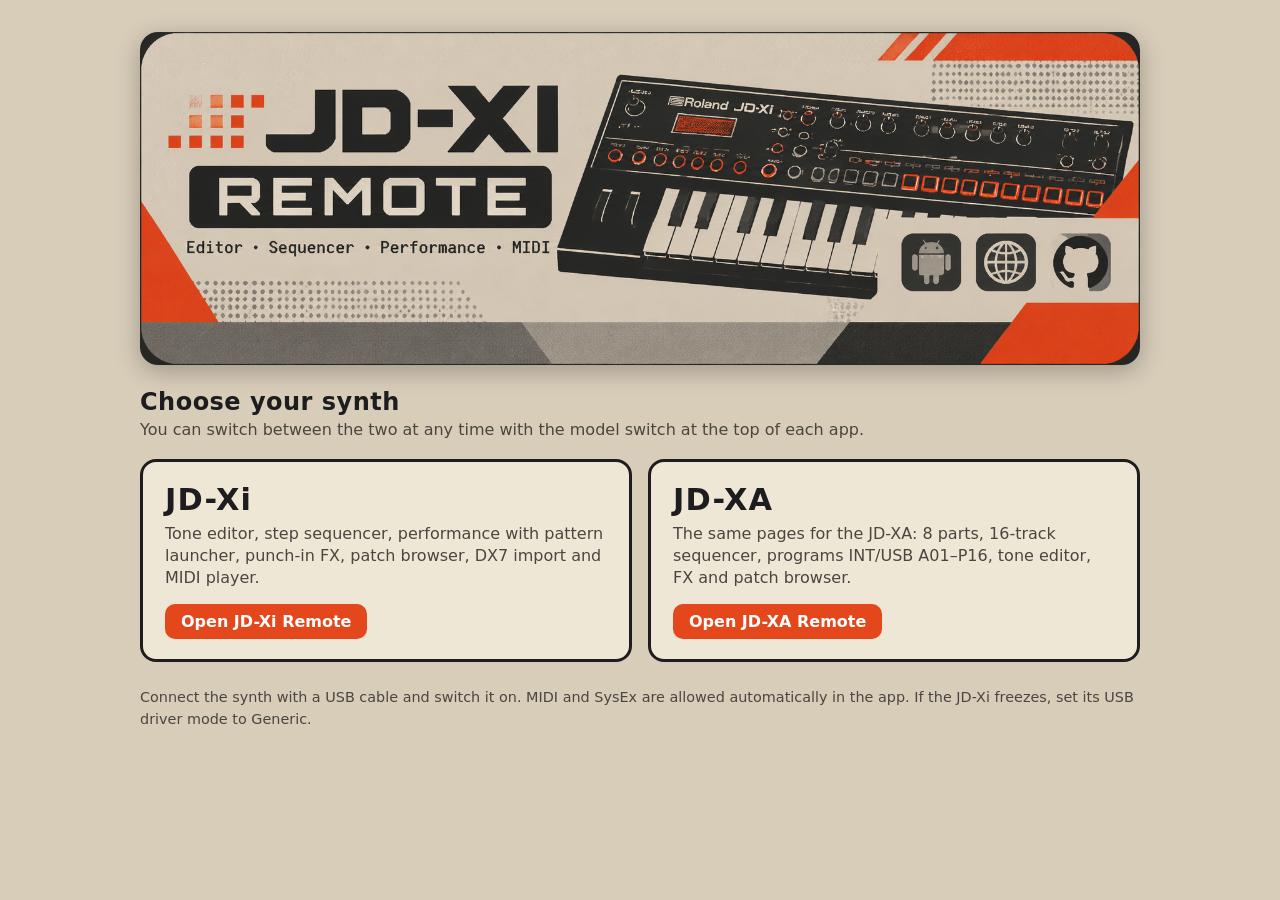
<file: app/src/main/assets/web/index.html>
<!doctype html>
<html lang="en"><head><meta charset="utf-8"><meta name="viewport" content="width=device-width,initial-scale=1">
<title>JD-Xi / JD-XA Remote Android</title><meta name="description" content="Web MIDI remote for the Roland JD-Xi and JD-XA: editor, sequencer, performance and MIDI.">
<link rel="manifest" href="./manifest.webmanifest"><meta name="theme-color" content="#0a1413"><link rel="icon" href="./icon-192.png">
<style>
:root{--bg:#d8cdb9;--panel:#efe7d6;--ink:#1d1d1f;--muted:#4a463f;--accent:#e4471b;--accent-ink:#fff;--line:#1d1d1f}
@media(prefers-color-scheme:dark){:root{--bg:#161616;--panel:#232323;--ink:#f1ebdd;--muted:#b9b1a2;--line:#f1ebdd}}
*{box-sizing:border-box}body{margin:0;background:var(--bg);color:var(--ink);font-family:system-ui,-apple-system,"Segoe UI",sans-serif;min-height:100vh;display:flex;flex-direction:column;align-items:center;padding:clamp(12px,3vw,32px)}
main{width:min(1000px,100%)}
.banner{display:block;width:100%;height:auto;border-radius:18px;box-shadow:0 6px 24px #0004}
h1{font-size:clamp(1.1rem,2.6vw,1.5rem);margin:1.4rem 0 .3rem;letter-spacing:.02em}p.lead{margin:0 0 1.2rem;color:var(--muted)}
.choices{display:grid;grid-template-columns:repeat(auto-fit,minmax(260px,1fr));gap:16px}
a.card{position:relative;display:flex;flex-direction:column;gap:6px;padding:20px 22px;background:var(--panel);color:var(--ink);border:3px solid var(--line);border-radius:16px;text-decoration:none;transition:transform .12s,box-shadow .12s}
a.card:hover,a.card:focus-visible{transform:translateY(-3px);box-shadow:6px 6px 0 var(--accent);outline:none}
a.card strong{font-size:1.9rem;letter-spacing:.04em}a.card span{color:var(--muted);line-height:1.4}
a.card em{margin-top:8px;align-self:flex-start;background:var(--accent);color:var(--accent-ink);font-style:normal;font-weight:700;padding:8px 16px;border-radius:10px}
a.card .last{position:absolute;top:12px;right:14px;font-size:.75rem;font-weight:700;color:var(--accent);text-transform:uppercase;letter-spacing:.08em}
footer{margin-top:1.6rem;color:var(--muted);font-size:.9rem;line-height:1.5}
</style><link rel="stylesheet" href="./motion.css"></head><body><main>
<img class="banner" src="./banner.png" width="1600" height="533" alt="JD-Xi Remote: Editor, Sequencer, Performance, MIDI">
<h1>Choose your synth</h1><p class="lead">You can switch between the two at any time with the model switch at the top of each app.</p>
<div class="choices">
<a class="card" id="card-xi" href="./jdxi.html"><strong>JD-Xi</strong><span>Tone editor, step sequencer, performance with pattern launcher, punch-in FX, patch browser, DX7 import and MIDI player.</span><em>Open JD-Xi Remote</em></a>
<a class="card" id="card-xa" href="./jdxa.html"><strong>JD-XA</strong><span>The same pages for the JD-XA: 8 parts, 16-track sequencer, programs INT/USB A01–P16, tone editor, FX and patch browser.</span><em>Open JD-XA Remote</em></a>
</div>
<footer>Connect the synth with a USB cable and switch it on. MIDI and SysEx are allowed automatically in the app. If the JD-Xi freezes, set its USB driver mode to Generic.</footer>
</main><script>
(function(){var k='jd-last-model',v=null;try{v=localStorage.getItem(k)}catch(e){}
['xi','xa'].forEach(function(m){var c=document.getElementById('card-'+m);c.addEventListener('click',function(){try{localStorage.setItem(k,m)}catch(e){}});
 if(v===m){var s=document.createElement('b');s.className='last';s.textContent='Last used';c.append(s)}});
/* no service worker in the Android app: the assets ship inside the APK */})();
</script></body></html>
</file>
<file: app/src/main/assets/web/motion.css>
/* Motion: sweeping page changes, folding sections, drop-down panels.
   Everything here is progressive: without View Transitions / Web Animations support, or with the system
   setting "reduce motion" / "remove animations", pages and panels simply switch instantly as before. */

/* chevron flips at the start of a folding animation (same look as .collapsed) */
.fold-head.folding::after{transform:translateY(-50%) rotate(-45deg)}
:root[data-theme=droid] .fold-head.folding{border-radius:14px}

/* ---- tab -> tab: the page sweeps sideways (direction follows the tab order) ---- */
@media (prefers-reduced-motion:no-preference){
 :root[data-vt-dir] main>.page.active{view-transition-name:jd-page}
 :root[data-vt-dir]::view-transition-old(root),
 :root[data-vt-dir]::view-transition-new(root){animation:none;mix-blend-mode:normal}
 :root[data-vt-dir]::view-transition-group(jd-page){animation-duration:.3s;animation-timing-function:cubic-bezier(.22,.8,.24,1)}
 :root[data-vt-dir=fwd]::view-transition-old(jd-page){animation:jd-out-l .26s cubic-bezier(.4,0,.8,.4) both}
 :root[data-vt-dir=fwd]::view-transition-new(jd-page){animation:jd-in-r .34s cubic-bezier(.22,.8,.24,1) both}
 :root[data-vt-dir=back]::view-transition-old(jd-page){animation:jd-out-r .26s cubic-bezier(.4,0,.8,.4) both}
 :root[data-vt-dir=back]::view-transition-new(jd-page){animation:jd-in-l .34s cubic-bezier(.22,.8,.24,1) both}
}
@keyframes jd-out-l{to{opacity:0;transform:translateX(-16%)}}
@keyframes jd-in-r{from{opacity:0;transform:translateX(16%)}}
@keyframes jd-out-r{to{opacity:0;transform:translateX(16%)}}
@keyframes jd-in-l{from{opacity:0;transform:translateX(-16%)}}

/* ---- landing <-> JD-Xi <-> JD-XA: soft rise and fade between documents ---- */
@view-transition{navigation:auto}
@media (prefers-reduced-motion:no-preference){
 :root:not([data-vt-dir])::view-transition-old(root){animation:jd-doc-out .16s ease-in both}
 :root:not([data-vt-dir])::view-transition-new(root){animation:jd-doc-in .34s cubic-bezier(.22,.8,.24,1) both}
}
@keyframes jd-doc-out{to{opacity:0;transform:translateY(-10px) scale(.99)}}
@keyframes jd-doc-in{from{opacity:0;transform:translateY(16px)}}

@media (prefers-reduced-motion:reduce){
 ::view-transition-group(*),::view-transition-old(*),::view-transition-new(*){animation:none!important}
}
</file>
